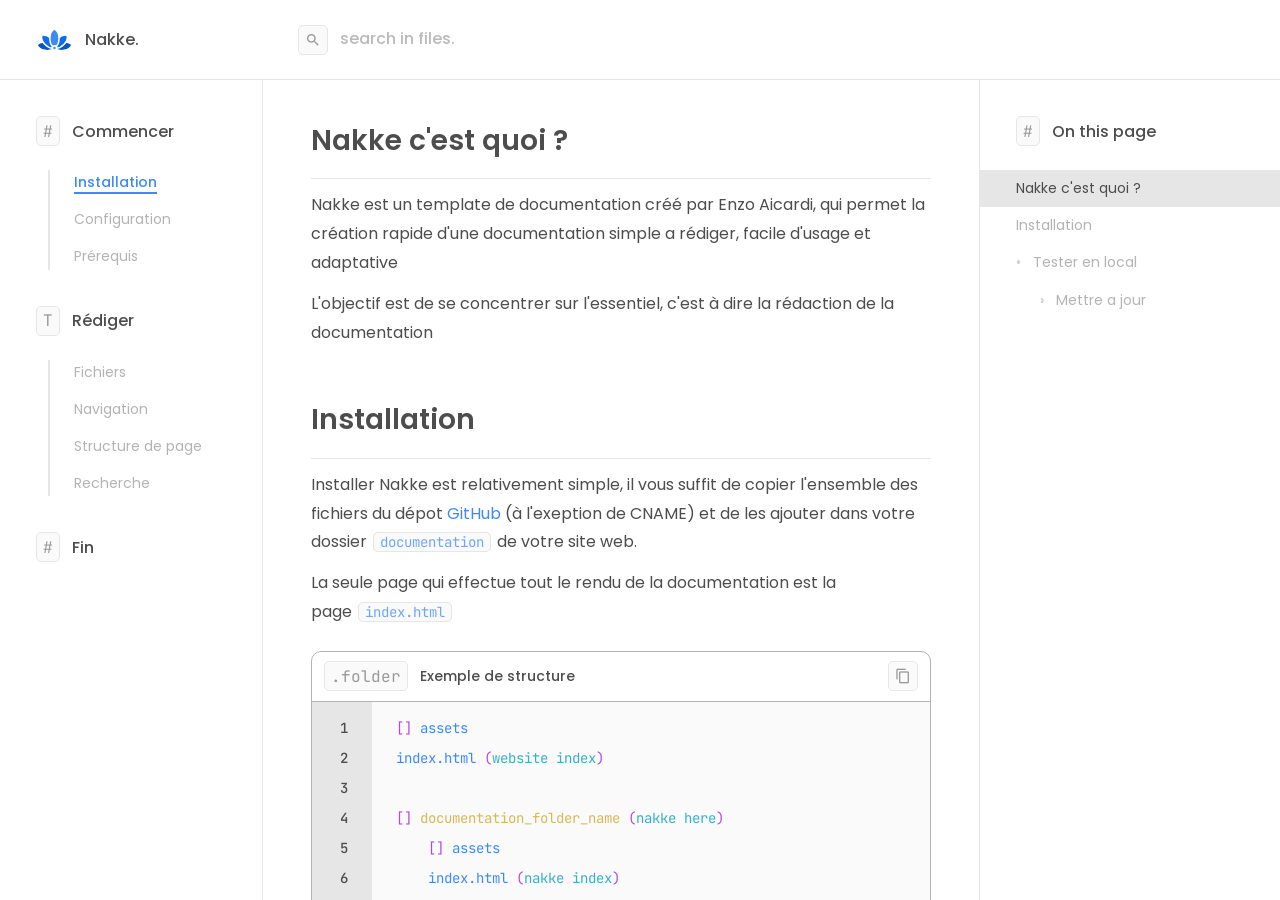
<file: index.html>
<!DOCTYPE html>

<!-- 
    change : <title> | <html lang="?"> | header > title | colors | footer > a[href]
    You can use Ctrl (or CMD) + F "change" to find fields to modify 
-->

<!-- Change the lang here -->
<html lang="fr">
<head>
    <meta charset="UTF-8">
    <meta http-equiv="X-UA-Compatible" content="IE=edge">
    <meta name="viewport" content="width=device-width, initial-scale=1.0">

    <!-- Change the title -->
    <title> | Nakke, the documentation std</title>

    <link rel="icon" type="image/png" href="./favicon.png">
    <link rel="stylesheet" href="./assets/read-only/workspace.css">
    <link rel="stylesheet" href="./assets/workclass.css">
    <link rel="stylesheet" href="./assets/components.css">
    <link rel="stylesheet" href="./assets/styles.css">
    <link rel="stylesheet" href="./assets/code.css">

    <!-- Change colors here -->
    <style>
        body{
            --change-colors-here: 0;
            /** Main colors var - according to UI/UX standards
                --color-60p (this is the 60% main color)
                --color-30p (this is the 30% main color)
                --color-10p (this is the 10% main color)
            
            ** Grey colors
                --hue (the hue position in css hsl())
                --saturation (the saturation percentage in css hsl())

            ** CodeBox colors
                --code-hue (the hue position added to all code colors)
                --code-text (base text code color, default: var(--color-60p))
            */
        }
    </style>

</head>
<body class="ns" style="color:transparent;">

    <small-dom>

        # Change version (only one dot)
        div.doc-version "0.1"
        div.doc-loader [data-load](0)

        # Global header
        header.doc-header.mobile.mobile-flex [translate](no)
            div.doc-header-left
                img!.doc-site-logo [src](./logo.svg)
                template(site_title)
                # Change header title here
                p.doc-site-title "Nakke."
                
            div.doc-header-right.doc-color-mode
                span.material-icons.v "light_mode"
                span.material-icons "dark_mode"

        # Global main content
        main.doc-page

            # Sidebar navigation
            section.doc-sidebar

                header.desktop.doc-header-left [translate](no)
                    img!.doc-site-logo [src](./logo.svg)
                    include(site_title)

                nav.content.ns
                    
                    
            # Main content
            section.doc-content

                header
                    div.doc-header-left
                        code.material-icons [data-core-marker] "search"
                        input [type](text) [placeholder](search in files.)

                    div.doc-header-right
                        span.material-icons.mobile "menu"

                div.content.ns


            # Summary navigation
            section.doc-summary

                header.doc-color-mode.desktop.doc-header-right [translate](no)
                    span.material-icons.v "light_mode"
                    span.material-icons "dark_mode"

                nav.content.ns
                    
                    div[data-core-catname]
                        p [data-core-marker] "#"
                        p "On this page"

                    div.summary
                    

        # Global footer
        footer.doc-footer
        

    </small-dom>

<script src="./assets/read-only/workspace.js"></script>
<script src="./assets/read-only/smallDom.js"></script>
<script src="./assets/read-only/crimson.js"></script>
<script>
    smallDomReplace();
    document.body.removeAttribute('style');

    // You can change the footer text content and link but do not touch the structure
    var footer = '<footer><a href="../">Back to site.</a><p>Back to top.</p></footer>';
</script>

<script src="./assets/read-only/scoreIt.js"></script>
<script src="./assets/read-only/nakke.js"></script>

</body>
</html>
</file>
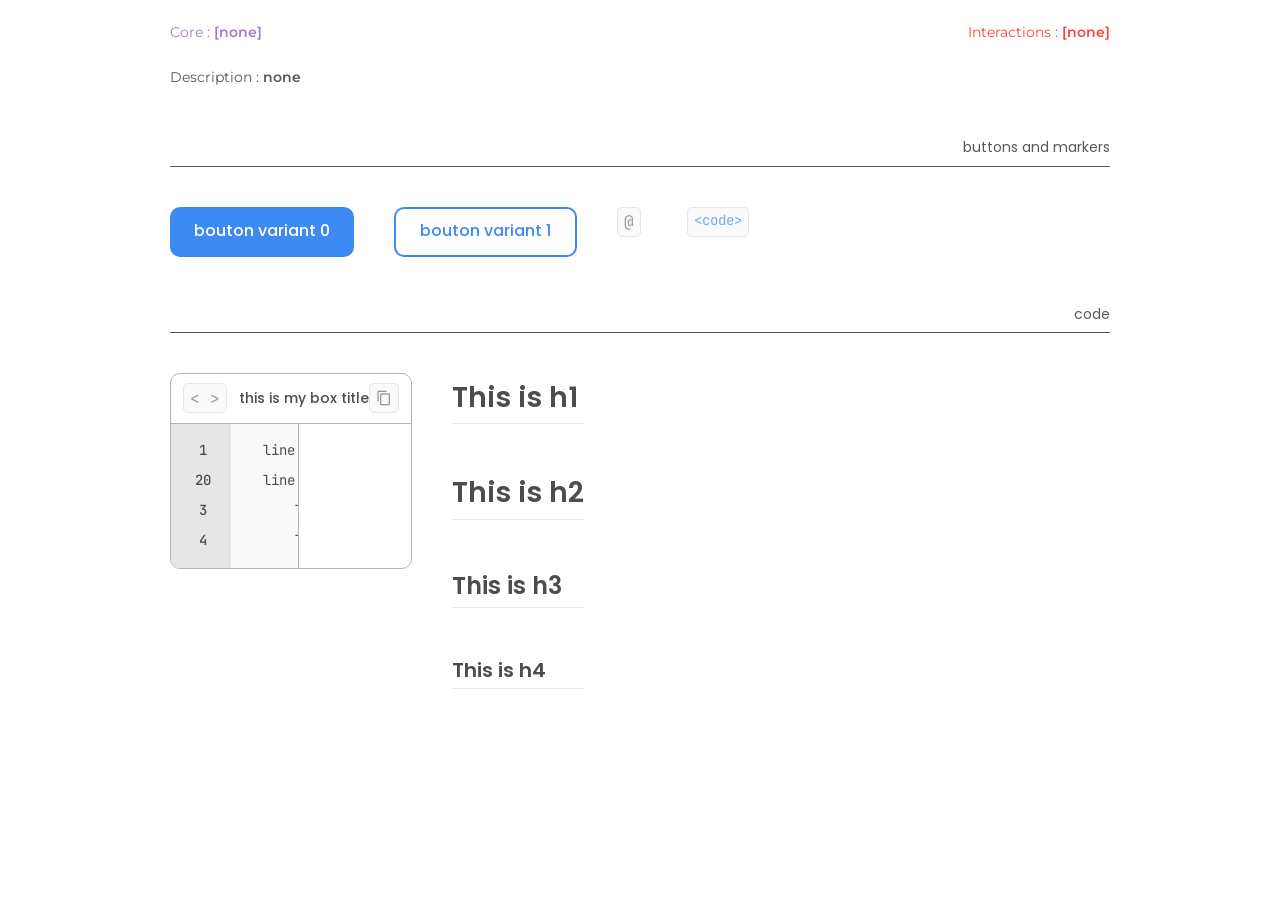
<file: assets/workclass.html>
<html lang="fr">
<head>
    <meta charset="UTF-8"> <meta http-equiv="X-UA-Compatible" content="IE=edge"> <meta name="viewport" content="width=device-width, initial-scale=1.0"> <title>WorkClass.html</title> <style> html{ font-size: 62.5%; } body > .info *{ margin: 0; padding: 0; box-sizing: border-box; font-family: 'Montserrat', Arial, Helvetica, sans-serif; font-size: 1.6rem; font-weight: 400; } body{ display: flex; align-items: center; flex-direction: column; justify-content: flex-start; height: 100vh; } body > .info, body > .components{ width: 100%; max-width: 980px; padding: 20px; } body > .info{ display: flex; flex-wrap: wrap; justify-content: space-between; gap: 20px; } body > .info p{ font-size: 1.4rem; } body > .info b{ font-weight: 600; font-size: inherit; } body > .info .info-core{ color: #a47cc9; } body > .info .info-int{ color: #ff4343; } body > .info .info-desc{ flex: none; width: 100%; color: #585858; text-align: justify; } body > .components{ flex: 1 1 auto; display: flex; justify-content: flex-start; align-items: flex-start; align-content: flex-start; flex-wrap: wrap; gap: 40px; overflow: auto; -ms-overflow-style: none;  /* IE and Edge */ scrollbar-width: none;  /* Firefox */ } body > .components::-webkit-scrollbar { display: none; /* Chrome, Safari, Opera */ } body > .components > *{ flex: none; cursor: pointer; } body > .components > work-block{display: flex; flex-direction: column; gap: 20px} body > .components > work-class{ width: 100%; padding: 5px 0; color: #585858; text-align: right; font-size: 1.4rem; border-bottom: 1px solid #585858; }

        /* Override Styles */



    </style>

    <!-- StyleSheets HERE ! -->

    <link href="https://fonts.googleapis.com/css2?family=Montserrat:wght@400;600&display=swap" rel="stylesheet">
    <link rel="stylesheet" href="./read-only/workspace.css">
    <link rel="stylesheet" href="./workclass.css">
    <link rel="stylesheet" href="./components.css">
    
</head>
<body>
    <div class="info"> <p class="info-core">Core : <b>[none]</b></p> <p class="info-int">Interactions : <b>[none]</b></p> <p class="info-desc">Description : <b>none</b></p> </div>
    <!-- Components HERE ! -->
    <main class="components">

         <small-dom>

            # boutons
            work-class "buttons and markers"

            button [data-core-button]         "bouton variant 0"
            button [data-core-button](border) "bouton variant 1"
            p [data-core-marker]       "@"
            p [data-core-marker](code) "&lt;code&gt;"

            # code, codebox, etc...
            work-class "code"

            aside.doc-code-box [style](max-width: 600px)

                header 

                    p [data-core-marker] "&lt; &gt;"
                    h5 "this is my box title"
                    span.material-icons [data-core-marker] "content_copy"

                div.doc-box

                    div.doc-table
                        div.doc-table-col1
                            p "1"
                            p "20"
                            p "3"
                            p "4"
                        div.doc-table-col2
                            div.doc-table-col-block
                                p " line two"
                                p " line two"
                                p "     line 3"
                                p "     line 3"

                    div.doc-code-test

            work-block
                h1 "This is h1"
                h2 "This is h2"
                h3 "This is h3"
                h4 "This is h4"
                        
            


         </small-dom>

    </main>

    <script src="./read-only/workspace.js"></script>
    <script src="./smallDom.js"></script>
    <script> smallDomReplace(); var components = document.querySelectorAll('body > .components > *'); var infos = document.querySelectorAll('body > .info p b'); for(var item of components){ item.addEventListener('click', updateInfo); } function updateInfo(e){ var d = e.currentTarget.dataset; var coreNames = []; for(var key in d){ if(key.startsWith('core')){ coreNames.push(key.substring(4).toLowerCase()); } } infos[0].textContent = '[' + coreNames.join(', ') + ']'; infos[1].textContent = '[' + (d.int || 'none') + ']'; infos[2].textContent = d.desc; } </script>
</body>
</html>
</file>
<file: assets/read-only/workspace.css>
/* 
*   WORKSPACE.CSS
*   It is a file that contains a set of instructions to avoid css quirks and allow a faster and more reliable project start.
*   No edit needed !
*/

html{
    font-size: 62.5%;
    font-weight: normal;
    -webkit-tap-highlight-color: transparent;
    -webkit-text-size-adjust: 100%;
    overflow-wrap: break-word;
    --color-link: inherit;
}

body{
    font-size: 1.6rem;
    line-height: 1;
}

*,
*::before,
*::after{
    outline: none;

    min-width: 0;
    min-height: 0;

    margin: 0;
    padding: 0;

    box-sizing: border-box;

    font-weight: inherit;
    font-size: inherit;
    text-decoration: none;
}

ol,
ul,
li{
    list-style: none;
}

img{
    border-style: none;
}

table{
    border-collapse: collapse;
    border-spacing: 0;
}

a,
a:visited,
a:active{
    /* 
    *   default value is "inherit"
    *   change this value inside an element to affect (a:active:visited) color
    */
    color: var(--color-link);
}

pre,
code,
kbd,
samp {
    font-family: monospace;
    font-size: 1em;
}

pre{
    white-space: pre-wrap;
    line-height: normal;
    overflow: auto;
}

template{
    display: none;
}

.none{
    display: none !important;
}

.hidden{
    visibility: hidden !important;
}

/* input style corrections */

button,
input,
select,
textarea {
    border: none;
    background-color: transparent;

    color: inherit;
    font-family: inherit;
    font-size: inherit;
    line-height: inherit;
    letter-spacing: inherit;
    text-transform: none;
    vertical-align: middle;
}

[type="search"] {
    -webkit-appearance: textfield;
}

::-webkit-input-placeholder {
    color: inherit;
    opacity: 0.54;
}

::-webkit-inner-spin-button,
::-webkit-outer-spin-button {
    height: auto;
}

::-webkit-search-decoration {
    -webkit-appearance: none;
}

::-webkit-file-upload-button {
    -webkit-appearance: button;
    font: inherit;
}

/* no-scroll-bar class */

.ns::-webkit-scrollbar {
    display: none; /* Chrome, Safari, Opera */
}

.ns {
    -ms-overflow-style: none;  /* IE and Edge */
    scrollbar-width: none;  /* Firefox */
}

/* 

    # Flex-grid

    <container class="flex-grid row">

        <element></element>
        <element></element>
        <element></element>
        <element></element>

        <element class="empty"></element> -> n = (max element per row/col) - 1
        <element class="empty"></element>

    </container>

    # Grid

    container{
        display: grid;
        grid-template-columns: repeat(auto-fit, minmax((element-width)px, 1fr));
        grid-auto-rows: (height)px;
    }

*/

.flex-grid{
    display: flex;
    flex-wrap: wrap;
    align-content: flex-start;
}

.flex-grid.col{
    flex-direction: column;
}

    .flex-grid .empty{
        visibility: hidden !important;
        padding: 0 !important;
        border: none !important;
    }

    .flex-grid.row .empty{
        height: 0 !important;
        min-height: 0 !important;
        
        margin-top: 0 !important;
        margin-bottom: 0 !important;
    }
    
    .flex-grid.col .empty{
        width: 0 !important;
        min-width: 0 !important;

        margin-left: 0 !important;
        margin-right: 0 !important;
    }
</file>
<file: assets/workclass.css>
/* 
*   WORKSPACE.CSS
*   It's a file that contains a set of selectors to interact with your components and variables to set your defaults in the right way.
*   You should overwrite this file -> fixed values & -> variable values (--xxxx-base) !
*/

@import url("https://fonts.googleapis.com/icon?family=Material+Icons|Material+Icons+Outlined");

body{

    /* 
    *  Fixed values
    */

    /* default colors (p, h, placeholder, ...) */
    --hue: 0;
    --saturation: 0%;
    --opacity: 1;

    /*
    *  Color modes
    *  Light: s = 0% | m = -1
    *  Dark: s = between 100% and 200% | m = 1
    */
    --s: 0%;
    --m: -1;

    --color-00: hsla(var(--hue), var(--saturation), calc(var(--s) - 0% * var(--m)),   var(--opacity));
    --color-01: hsla(var(--hue), var(--saturation), calc(var(--s) - 10% * var(--m)),  var(--opacity));
    --color-02: hsla(var(--hue), var(--saturation), calc(var(--s) - 20% * var(--m)),  var(--opacity));
    --color-03: hsla(var(--hue), var(--saturation), calc(var(--s) - 30% * var(--m)),  var(--opacity));
    --color-05: hsla(var(--hue), var(--saturation), calc(var(--s) - 50% * var(--m)),  var(--opacity));
    --color-06: hsla(var(--hue), var(--saturation), calc(var(--s) - 60% * var(--m)),  var(--opacity));
    --color-07: hsla(var(--hue), var(--saturation), calc(var(--s) - 70% * var(--m)),  var(--opacity));
    --color-08: hsla(var(--hue), var(--saturation), calc(var(--s) - 80% * var(--m)),  var(--opacity));
    --color-09: hsla(var(--hue), var(--saturation), calc(var(--s) - 90% * var(--m)),  var(--opacity));
    --color-1:  hsla(var(--hue), var(--saturation), calc(var(--s) - 100% * var(--m)), var(--opacity));
    
    /* 
    *  colors (h, background, border, ...)
    *  prefer hsla() or rgba() format with :
    *  - var(--hue) or custom hue
    *  - custom saturation
    *  - calc(var(--s) - <brightness value%> * var(--m))
    *  - var(--opacity)
    *  you can change --opacity later in elements instead of opacity property
    */
    --color-60p: hsl(var(--hue), 90%, calc(var(--s) - 60% * var(--m)));
    --color-30p: hsl(var(--hue), 90%, calc(var(--s) - 70% * var(--m)));
    --color-10p: hsl(var(--hue), 90%, calc(var(--s) - 80% * var(--m)));

    --color-true:  green;
    --color-false: red;
    --color-null:  blue;

    /* change this value inside an element to affect (a:active:visited) color  */
    --color-link: inherit;

    /* font (p, h, ...) */
    --font-default:  Arial, Helvetica, sans-serif;
    --font-mono:     monospace;
    
    --font-main:     var(--font-default);
    --font-title:    var(--font-default);

    --font-thin:     300;
    --font-regular:  400;
    --font-medium:   500;
    --font-semibold: 600;
    --font-bold:     700;

    /* minmax sizes */
    --minmax-small:  100px;
    --minmax-normal: 300px;
    --minmax-medium: 400px;
    --minmax-large:  700px;

    /* 
    *  Variable values
    */

    /* base variable for all dimensions */
    --base: 1;

    /* [variable] text font size */
    --text-base:     calc(var(--base) * 1rem);
    --text-small:    calc(var(--text-base) * 1.4);
    --text-normal:   calc(var(--text-base) * 1.6);
    --text-medium:   calc(var(--text-base) * 1.8);
    
    /* [variable] title font size */
    --title-base:    calc(var(--base) * 1rem);
    --title-h1:      calc(var(--title-base) * 2.8);
    --title-h2:      calc(var(--title-base) * 2.8);
    --title-h3:      calc(var(--title-base) * 2.4);
    --title-h4:      calc(var(--title-base) * 2);

    /* [variable] radius (border-radius, ...) */
    --radius-base:   calc(var(--base) * 1px);
    --radius-small:  calc(var(--radius-base) * 5);
    --radius-normal: calc(var(--radius-base) * 10);
    --radius-medium: calc(var(--radius-base) * 15);
    --radius-large:  calc(var(--radius-base) * 20);
    --radius-round:  50%;

    /* [variable] heights and width */
    --size-base:     calc(var(--base) * 1px);
    --size-small:    calc(var(--size-base) * 30);
    --size-normal:   calc(var(--size-base) * 50);
    --size-medium:   calc(var(--size-base) * 80);
    --size-large:    calc(var(--size-base) * 120);

    /* [variable] gaps (padding, margin, gap, ...) */
    --gap-base:      calc(var(--base) * 1px);
    --gap-small:     calc(var(--gap-base) * 5);
    --gap-normal:    calc(var(--gap-base) * 10);
    --gap-medium:    calc(var(--gap-base) * 20);
    --gap-large:     calc(var(--gap-base) * 30);
    --gap-mega:     calc(var(--gap-base) * 40);

    font-family: var(--font-default);
    line-height: 1.8;

}

@supports not (color: hsl(0, calc(0% + 100%), 100%)) {
    body{
        --color-00: hsla(var(--hue), var(--saturation), 0%,   var(--opacity));
        --color-01: hsla(var(--hue), var(--saturation), 10%,  var(--opacity));
        --color-02: hsla(var(--hue), var(--saturation), 20%,  var(--opacity));
        --color-03: hsla(var(--hue), var(--saturation), 30%,  var(--opacity));
        --color-05: hsla(var(--hue), var(--saturation), 50%,  var(--opacity));
        --color-07: hsla(var(--hue), var(--saturation), 70%,  var(--opacity));
        --color-08: hsla(var(--hue), var(--saturation), 80%,  var(--opacity));
        --color-09: hsla(var(--hue), var(--saturation), 90%,  var(--opacity));
        --color-1:  hsla(var(--hue), var(--saturation), 100%, var(--opacity));

        --color-60p: hsl(var(--hue), 90%, 60%);
        --color-30p: hsl(var(--hue), 90%, 70%);
        --color-10p: hsl(var(--hue), 90%, 80%);
    }
}

body.dark_mode{
    --s: 115%;
    --m: 1;
}

body.black_mode{
    --s: 100%;
    --m: 1;
}

body.grey_mode{
    --s: 130%;
    --m: 1;
}

/* titles & text */

*{
    /* this can affect materials-icons */
    line-height: inherit;
}

.material-icons,
.material-icons-outlined,
.material-icons-round,
.material-icons-sharp,
.material-icons-two-one{
    line-height: normal;
}

h1, h2, h3, h4{
    font-family: var(--font-main);
}

/* 
*   components
*
*   > exemples :
*   [data-core-button]{ ... }
*   [data-core-button="2"]{ ... } variation
*   [data-core-button="3"]{ ... } variation
*/
</file>
<file: assets/components.css>
@import url('https://fonts.googleapis.com/css2?family=JetBrains+Mono:wght@400;500;600&family=Poppins:wght@400;500;600&display=swap');

body{
    --hue: 215;
    --gap-base: 1.2px;
    --minmax-small: 200px;
    --minmax-normal: 300px;

    --color-095: hsl(var(--hue), 0%, calc(var(--s) - 95% * var(--m)));
    --color-098: hsl(var(--hue), 0%, calc(var(--s) - 98% * var(--m)));

    --font-default:  "Poppins", Arial, Helvetica, sans-serif;
    --font-mono:     "JetBrains Mono", monospace;

    scrollbar-width: thin;
    scrollbar-color: var(--color-07) var(--color-09);

    color: var(--color-03);
}

@supports not (color: hsl(0, calc(0% + 100%), 100%)) {
    body{
        --color-095: hsl(var(--hue), 0%, 95%);
        --color-098: hsl(var(--hue), 0%, 98%);
    }
}

::-webkit-scrollbar {
    width: auto;
    height: calc(var(--size-small) / 5);
}

::-webkit-scrollbar-track {
    background: var(--color-09);
}

::-webkit-scrollbar-thumb {
    background-color: var(--color-07);
    border-radius: var(--radius-small);
}

/* TITLES */

h1, h2, h3, h4{
    font-weight: var(--font-semibold);
    position: relative;
    border-bottom: 1px solid var(--color-09);
    margin-bottom: var(--gap-medium);
}

h1:hover::before,
h2:hover::before,
h3:hover::before,
h4:hover::before{
    content: "#";

    color: var(--color-30p);
    font-weight: var(--font-regular);

    position: absolute;
    left: calc(-1 * var(--size-small));
}

h1{font-size: var(--title-h1);}
h2{font-size: var(--title-h2);}
h3{font-size: var(--title-h3);}
h4{font-size: var(--title-h4);}

h5{
    font-size: var(--text-small);
    font-weight: var(--font-medium);
}

.doc-version{
    display: none;
}

.version-block{
    display: flex;
    align-items: center;
    /* gap: var(--gap-small); */
}

.version-marker{
    flex: none;
    padding: 0 var(--gap-small);
    margin-right: var(--gap-normal);

    line-height: inherit;
    color: var(--color-30p);
    font-size: var(--text-small);
    font-weight: var(--font-regular);

    border-radius: var(--radius-small);
    background-color: var(--color-095);
}

.doc-sidebar .version-marker{
    margin-right: var(--gap-small);
}

.version-marker.new{
    color: var(--color-true);
}

.version-marker.dep{
    color: var(--color-false);
}

/* LOADERS */

.doc-loader{
    position: absolute;
    top: 0; left: 0;
    height: 3px;
    width: 0vw;

    background-color: var(--color-60p);
}

@keyframes load {
    0%{
        width: 0vw;
    }
    100%{
        width: 20vw;
    }
}

.doc-loader[data-load="0"]{
    width: 0vw;
    height: 3px;
    opacity: 1;
    transition: width 0ms, opacity 0ms;
    animation: load 2000ms ease forwards;
}

.doc-loader[data-load="50"]{
    width: 50vw;
    height: 3px;
    opacity: 1;
    transition: width 300ms ease, opacity 0ms;
}

.doc-loader[data-load="100"]{
    width: 100vw;
    height: 0px;
    opacity: 0;
    transition: width 300ms ease, opacity 200ms linear 300ms, height 0ms linear 500ms;
}

/* BUTTONS AND MARKER */

[data-core-button]{
    cursor: pointer;
    display: flex;
    align-items: center;
    justify-content: center;

    height: var(--size-normal);
    padding: 0 var(--gap-medium);

    color: var(--color-1);
    --color-link: var(--color-1);
    font-size: var(--text-normal);
    font-weight: var(--font-medium);

    background-color: var(--color-60p);
    border-radius: var(--radius-normal);
}

[data-core-button="border"]{
    color: var(--color-60p);
    --color-link: var(--color-60p);

    border: 2px solid var(--color-60p);
    background-color: transparent;
}

[data-core-marker]{
    flex: none;
    display: flex;
    align-items: center;
    height: var(--size-small);
    padding: 0 var(--gap-small);
    
    line-height: normal;

    font-family: var(--font-mono);
    font-size: var(--text-normal);
    font-weight: var(--font-regular);
    color: var(--color-06);

    border: 1px solid var(--color-09);
    border-radius: var(--radius-small);
    background-color: var(--color-098);
}

[data-core-marker].material-icons{
    font-family: 'Material Icons';
}

[data-core-marker="code"]{
    color: var(--color-30p);
    display: inline;
    vertical-align: baseline;

    margin: 0 var(--gap-small);
    
    font-size: var(--text-small);
    line-height: inherit;
}

    table [data-core-marker="code"]{
        display: inline-block;
        min-height: var(--size-small);
        height: auto;

        margin: 0;
        padding: 0 var(--gap-small);
        
        line-height: var(--size-small);
    }

/* CATEGORIES */

[data-core-catname]{
    display: flex;
    align-items: center;
    line-height: normal;
    /* gap: var(--gap-normal); */

    font-weight: var(--font-medium);
}

    [data-core-catname] [data-core-marker]{
        margin-right: var(--gap-normal);
    }

/* CODEBOX AND BLOCK */

.doc-code-box{
    max-width: 100%;
    padding: 0;
    border-radius: var(--radius-normal);
    border: 1px solid var(--color-07);

    overflow: hidden;
}

    .doc-code-box header{
        display: flex;
        align-items: center;

        height: var(--size-normal);
        padding: 0 var(--gap-normal);

        border-bottom: 1px solid var(--color-07);
    }

        .doc-code-box header > *:first-child{
            margin-right: var(--gap-normal);
        }
        .doc-code-box header > *{
            flex: none;
        }
        .doc-code-box header > h5{
            flex: 1 1 auto;
        }

        .doc-code-box > header span{
            user-select: none;
            cursor: pointer;
            position: relative;
        }
        .doc-code-box > header span.v{
            color: var(--color-60p);
        }

/* code box */

.doc-box{
    width: 100%;
    display: flex;
    align-items: stretch;
}

    .doc-box > *{
        width: 100px;
    }

.doc-table{
    flex: 1 1 auto;
    height: auto;
    
    display: flex;
    align-items: stretch;
}

.doc-table-col1{
    user-select: none;
    flex: none;
    width: 60px;
    padding: var(--gap-normal) 0;

    border-collapse: collapse;
    table-layout: fixed;
    background-color: var(--color-09);
}

.doc-table-col2{
    cursor: pointer;
    flex: 1 1 auto;
    overflow-x: auto;
    overflow-y: hidden;

    background-color: var(--color-098);
}

    .doc-table-col-block{
        cursor: text;
        display: flex;
        flex-direction: column;
        align-items: stretch;

        width: max-content;
        min-width: 100%;
        padding: var(--gap-normal) 0;
    }

    .doc-table p{
        flex: none;
        display: flex;
        align-items: center;

        width: max-content;
        min-width: 100%;
        height: var(--size-small);
        padding: 0 var(--gap-medium);

        font-weight: var(--font-medium);
        font-family: var(--font-mono);
        font-size: var(--text-small);
    }

    .doc-table p > *{
        flex: none;
        width: max-content;
    }

    @supports not (width: max-content){
        .doc-table p,
        .doc-table p > *{
            width: -moz-max-content;
        }
    }
    
    .doc-table-col1 p{
        display: flex;
        justify-content: flex-end;
    }
    .doc-table-col2 p{
        overflow: hidden;
        white-space: pre;
        font-weight: var(--font-regular);
    }

    .doc-table-col2 p:hover{
        background-color: var(--color-095);
    }
    

.doc-code-box .doc-code-test{
    flex: 0.5 1 auto;
    width: 100px;

    border-left: 1px solid var(--color-07);
    overflow: hidden;
}
</file>
<file: assets/styles.css>
/* body */
body{
    height: 100vh;
    width: 100%;

    display: flex;
    flex-direction: column;

    background-color: var(--color-1);
}

    body > *{
        flex: none;
    }

.mobile{
    display: none !important;
}

/* Medias Queries */

@media screen and (max-width: 1200px) {
    body{
        --gap-base: 1px;
    }
}

@media screen and (max-width: 1000px) {
    section.doc-content .content{
        border-left: none;
        border-right: none;
    }

    body .doc-sidebar{
        --width: 52vw;
        left: calc(-1* var(--width));
        border-right: 1px solid var(--color-09);
    }
    body .doc-summary{
        --width: 48vw;
        right: calc(-1* var(--width));
        border-left: 1px solid var(--color-09);
    }

    body .doc-summary,
    body .doc-sidebar{
        flex: none;
        --top: var(--size-medium);
        position: absolute;
        top: var(--top);
        z-index: 10;

        height: calc(100% - var(--top));
        width: var(--width);
        min-width: var(--width);
        max-width: var(--width);

        background-color: var(--color-1);
        transition: left 600ms cubic-bezier(0.215, 0.61, 0.355, 1), right 600ms cubic-bezier(0.215, 0.61, 0.355, 1);
    }

    .desktop{
        display: none !important;
    }
    .mobile{
        display: block !important;
    }
    .mobile-flex{
        display: flex !important;
    }
}

@media screen and (max-width: 600px),
       screen and (max-height: 600px) {
    body{
        --size-base: 0.7px;
        --size-small: 30px;
        --size-normal: 50px;
        --title-base: 0.8rem;
    }
}

@media screen and (max-height: 400px) {
    body{
        --size-base: 0.6px;
    }
}

@media screen and (max-width: 450px) {
    body{
        --gap-base: 0.6px;
        --gap-small: 6px;
        --gap-normal: 10px;
    }
    h1:hover::before,
    h2:hover::before,
    h3:hover::before,
    h4:hover::before{
        display: none;
    }
}


/* body header and footer */
body > header{
    width: 100%;
    height: var(--size-medium);
    padding: 0 var(--gap-large);

    border-bottom: 1px solid var(--color-09);

    display: flex;
    align-items: center;
    justify-content: space-between;
}

    body > header > *{
        flex: none;
        display: flex;
        align-items: center;
        /* gap: var(--gap-normal); */
    }

    .doc-site-title{
        flex: none;
        width: max-content;
        line-height: normal;
        font-weight: var(--font-medium);
    }

    .doc-site-logo{
        height: 24px;
    }

    .doc-color-mode span{
        cursor: pointer;
    }

    .dark_mode .doc-color-mode span:last-child,
    .doc-color-mode span:first-child{
        color: var(--color-60p);
    }

    .dark_mode .doc-color-mode span:first-child{
        color: var(--color-03);
    }

body > footer{
    height: 0;
}

/* main content */

main.doc-page{
    position: relative;
    flex: 1 1 auto;
    width: 100%;

    display: flex;
    flex-direction: row;

    --border: 1px solid var(--color-09);
    overflow: hidden;
}

    .doc-page > *{
        flex: none;
        height: 100%;
        min-width: var(--minmax-small);

        display: flex;
        flex-direction: column;
        align-items: stretch;
        overflow: hidden;
    }

        .doc-page > * > header{
            height: var(--size-medium);
            padding: 0 var(--gap-large);

            display: flex;
            align-items: center;

            border-bottom: var(--border);
        }

        .doc-page > * > header img{
            height: 24px;
        }

        .doc-page > * > *{
            flex: none;
        }

        .doc-page > * > .content{
            flex: 1 1 auto;
            height: 100%;
            padding: var(--gap-large) 0;

            overflow: auto;
        }

            .doc-page > * > .content > *{
                flex: 1 1 auto;
                margin-left: var(--gap-large);
                margin-right: var(--gap-large);
            }

    /* sidebar */

    .doc-sidebar{
        max-width: var(--minmax-normal);
    }

        .doc-sidebar .content{
            display: flex;
            flex-direction: column;
            /* gap: var(--gap-large); */
        }

            .doc-sidebar .content > *{
                flex: none;
                margin-bottom: var(--gap-large);
            }
            .doc-sidebar .content > *:last-child{margin-bottom: 0;}

            .cat-content{
                cursor: pointer;

                display: flex;
                flex-direction: column;
                /* gap: var(--gap-normal); */

                margin-left: var(--gap-normal);
                margin-top: var(--gap-medium);
                border-left: 2px solid var(--color-09);

                padding: 0 var(--gap-medium);

                font-size: var(--text-small);
                --color-link: var(--color-07);
            }

                .cat-content > *{
                    margin-bottom: var(--gap-normal);
                }
                .cat-content > *:last-child {margin-bottom: 0;}

                .cat-content a{
                    width: auto;
                    max-width: max-content;
                }

                .cat-content a:hover{
                    --color-link: var(--color-30p);
                }

                .cat-content a.v{
                    --color-link: var(--color-60p);
                    font-weight: var(--font-medium);
                    border-bottom: 2px solid var(--color-60p);
                }

    /* content */

    .doc-content{
        flex: 1 1 auto;
    }

    .doc-content > header{
        justify-content: space-between;
    }

        .doc-content > header span{
            cursor: pointer;
        }

        .doc-content > header > div{
            flex: none;
            display: flex;
            align-items: center;
            /* gap: var(--gap-normal); */
        }

        .doc-header-left *:first-child{
            margin-right: var(--gap-normal);
        }
        .doc-header-right *:last-child{
            margin-left: var(--gap-normal);
        }

        .doc-content > header .doc-header-left{
            flex: 1 1 auto;
        }

        .doc-content > header input{
            flex: 1 1 auto;
        }

            .doc-content > header input::placeholder{
                font-weight: var(--font-medium);
                color: var(--color-05);
            }

        .doc-content .content{
            border-left: var(--border);
            border-right: var(--border);
            padding-bottom: 0;

            display: flex;
            flex-direction: column;
            /* gap: var(--gap-normal); */
        }

            .doc-content .content i{
                font-style: italic;
            }
            .doc-content .content b{
                font-weight: var(--font-semibold);
            }

            .doc-content .content > *{
                flex: none;
                margin-left: var(--gap-mega);
                margin-right: var(--gap-mega);
                margin-bottom: var(--gap-normal);
            }

                .doc-content .doc-code-box{
                    margin-top: var(--gap-normal);
                    margin-bottom: calc(var(--gap-normal) * 2);
                }
                
                .doc-content h1,
                .doc-content h2,
                .doc-content h3,
                .doc-content h4
                {
                    margin-top: var(--gap-large);
                    padding-bottom: var(--gap-normal);
                }
                .doc-content h1 {margin-top: 0;}

                .doc-content a{
                    cursor: pointer;
                    --color-link: var(--color-60p);
                }

            .doc-content .content ul,
            .doc-content .content ol{
                display: flex;
                flex-direction: column;
                /* gap: var(--gap-small); */
                margin-top: var(--gap-normal);
                margin-bottom: calc(var(--gap-normal) * 2);
            }  

        .doc-content ul li,
        .doc-content ol li{
            display: flex;
            margin-bottom: var(--gap-small);

            color: var(--color-05);
            padding-left: var(--gap-normal);
            list-style: none;
        }

        .doc-content ul li:last-child,
        .doc-content ol li:last-child{
            margin-bottom: 0;
        }

        .doc-content ol > li .list-dot::before{
            content: "\203A";
        }
        .doc-content ul > li .list-dot::before{
            content: "\2022";
        }

        .doc-content ul li .list-dot::before,
        .doc-content ol li .list-dot::before{
            color: var(--color-03);
            font-size: var(--text-normal);
            font-weight: var(--font-semibold);
        }

            .doc-content .list-dot{
                flex: none;
                height: 100%;
                margin-right: var(--gap-medium);
            }

        .doc-content ul ul,
        .doc-content ul ol,
        .doc-content ol ul,
        .doc-content ol ol{
            padding-left: var(--gap-large);
            margin-bottom: var(--gap-normal);
        }

        .doc-content .content img{
            margin-top: var(--gap-medium);
            margin-bottom: calc(var(--gap-normal) + var(--gap-medium));

            /* width: max-content; */
            max-width: calc(100% - var(--gap-mega) * 2);
            max-height: calc(var(--size-large) * 5);
            width: auto;
            height: auto;

            border-radius: var(--radius-small);
        }

        .doc-content .content dfn{
            max-width: max-content;
            padding: var(--gap-small) var(--gap-normal);
            
            font-size: var(--text-small);
            color: var(--color-05);
            font-style: italic;

            border-radius: var(--radius-normal);
            border: 1px solid var(--color-07);
        }

        .doc-content .content dfn::before{
            content: "> ";
            font-style: normal;
            color: var(--color-60p);
        }

        @supports not (width: max-content){
            .doc-content .content dfn{
                max-width: -moz-max-content;
            }
        }

    .doc-table-container{
        margin: var(--gap-medium) 0;
        max-width: calc(100% - var(--gap-mega) * 2);
        overflow: auto;
    }

    .doc-content table{
        table-layout: auto;
        border-collapse: collapse;

        /* width: max-content; */
        border-radius: var(--radius-small);
    }

        .doc-content table td{
            display: table-cell;
            max-width: calc(var(--size-large) * 3);
            padding: var(--gap-small) var(--gap-normal);

            word-wrap: break-word;
            vertical-align: top;
            font-size: var(--text-normal);

            border: 1px solid var(--color-09);
        }

        .doc-content table thead td{
            font-weight: var(--font-medium);
            background-color: var(--color-095);
        }

    .doc-content-nav{
        display: flex;
        justify-content: space-between;
        align-items: center;

        margin-top: var(--gap-mega);
    }

        .doc-content-nav [data-core-button]{
            --color-link: var(--color-1);
        }
        .doc-content-nav [data-core-button="border"]{
            --color-link: var(--color-60p);
        }

    .doc-content .content > footer{
        user-select: none;
        
        display: flex;
        justify-content: space-between;
        align-items: center;

        height: var(--size-medium);
        margin: 0;
        margin-top: var(--gap-large);
        padding: 0 var(--gap-mega);

        background-color: var(--color-095);
    }

        .doc-content .content > footer > *{
            cursor: pointer;
        }

    .doc-content .content > [data-flex="left"]{ align-self: flex-start; }
    .doc-content .content > [data-flex="center"]{ align-self: center; }
    .doc-content .content > [data-flex="right"]{ align-self: flex-end; }

    .doc-content .doc-available-versions{
        display: flex;
        align-items: center;
        flex-wrap: wrap;

        margin: 0;
        padding: var(--gap-normal) var(--gap-mega);

        color: var(--color-03);
        background-color: var(--color-09);
    }
    .doc-content .doc-available-versions.top{
        margin-bottom: var(--gap-large);
    }

        .doc-available-versions > *{
            flex: none;
            margin-right: var(--gap-normal);
        }

        .doc-available-versions > h5{
            flex: 0 1 auto;
            word-wrap: break-word;
        }

        .doc-available-versions > p,
        .doc-available-versions > a{
            height: var(--size-small);
            padding: 0 var(--gap-normal);

            display: flex;
            align-items: center;
            line-height: normal;

            border-radius: var(--radius-small);
            background-color: var(--color-08);
        }

    /* search */

    .doc-content .doc-search{
        cursor: pointer;
        display: flex;
        flex-direction: column;
        /* gap: var(--gap-normal); */
        margin-top: var(--gap-medium);
    }

        .doc-content .doc-search > *{
            margin-bottom: var(--gap-normal);
        }

        .doc-search:hover .doc-search-desc{
            background-color: var(--color-095);
        }

        .doc-content .doc-search header{
            display: flex;
            align-items: center;
            /* gap: var(--gap-normal); */
            padding: 0 var(--gap-normal);
        }

            .doc-search header h5{
                font-size: var(--font-normal);
                font-weight: var(--font-semibold);
                margin-left: var(--gap-normal);
            }

        .doc-content .doc-search-desc{
            padding: var(--gap-normal);
            max-width: var(--minmax-medium);
            border-radius: var(--radius-normal);
            border: 1px solid var(--color-07);
        }

        .doc-search mark{
            padding: 0 var(--gap-small);
            background-color: var(--color-10p);
            color: inherit;
        }

    /* summary */

    .doc-summary{
        max-width: var(--minmax-normal);
    }

        .doc-summary > header{
            justify-content: flex-end;
        }

        .doc-summary .summary{
            user-select: none;
            cursor: pointer;
            display: flex;
            flex-direction: column;

            margin: 0;
            margin-top: var(--gap-medium);
        }

            .doc-summary .summary > *{
                flex: none;
            }

            .doc-summary a{
                display: flex;
                align-items: flex-start;

                /* min-height: var(--size-small); */
                padding: var(--gap-small) var(--gap-large);
                font-size: var(--text-small);
                --color-link: var(--color-07);
            }

            .doc-summary a:hover{
                background-color: var(--color-095);
            }

            .doc-summary a.v{
                --color-link: var(--color-03);
                background-color: var(--color-09);
                /* font-weight: var(--font-medium); */
            }
                .doc-summary .h3::before,
                .doc-summary .h4::before{
                    content: "\2022";
                    color: var(--color-08);
                    margin-right: var(--gap-normal);
                    margin-left: 0;
                }

                .doc-summary .h4::before{
                    content: "\203A";
                    font-weight: var(--font-semibold);
                    margin-left: var(--gap-medium);
                }
</file>
<file: assets/code.css>
body{

    --code-hue: 0;

    --code-text: var(--color-60p);
    
    --code-tag: hsl(calc(var(--code-hue) + 0), 70%, 60%);
    --code-attribute: hsl(calc(var(--code-hue) + 280), 60%, 60%);
    --code-class: hsl(calc(var(--code-hue) + 65), 60%, 50%);
    --code-keyword: hsl(calc(var(--code-hue) + 280), 80%, 60%);

    --code-string: hsl(calc(var(--code-hue) + 30), 70%, 60%);

    --code-comment: var(--color-07);
    --code-regex: hsl(calc(var(--code-hue) + 30), 60%, 50%);

    --code-function: hsl(calc(var(--code-hue) + 45), 60%, 60%);
    --code-declaration: hsl(calc(var(--code-hue) + 190), 55%, 50%);

}

@supports not (color: hsl(0, calc(0% + 100%), 100%)) {
    /* default color compatibility */
    body {
        --code-tag: hsl(0, 70%, 60%);
        --code-attribute: hsl(280, 60%, 60%);
        --code-class: hsl(65, 60%, 50%);
        --code-keyword: hsl(280, 80%, 60%);
        --code-string: hsl(30, 70%, 60%);
        --code-regex: hsl(30, 60%, 50%);
        --code-function: hsl(45, 60%, 60%);
        --code-declaration: hsl(190, 55%, 50%);
    }
}

/* overwrite default code color */
.doc-table-col2 p{
    color: var(--code-text);
}

[data-language]{
    white-space: pre;
}
[data-language] > span{
    white-space: pre;
}

/* Colors apply */

[data-language] .tag{
    color: var(--code-tag);
}

    [data-language] .tag > *{
        color: var(--code-tag);
    }

[data-language] .keyword{
    color: var(--code-keyword);
}
[data-language] .attribute{
    color: var(--code-attribute);
}
[data-language] .class{
    color: var(--code-class);
}

[data-language] .function{
    color: var(--code-function);
}
    [data-language] .function > *{
        color: var(--code-function);
    }

[data-language] .regex{
    color: var(--code-regex);
}

[data-language] .comment{
    font-style: italic;
    color: var(--code-comment);
}

[data-language] .declaration{
    color: var(--code-declaration);
}

    [data-language] .declaration > *{
        color: var(--code-declaration);
    }

    [data-language] .declaration > .comment{
        color: var(--code-comment);
    }

[data-language] .string{
    color: var(--code-string);
}
    [data-language] .string > *{
        color: var(--code-string);
    }
</file>
